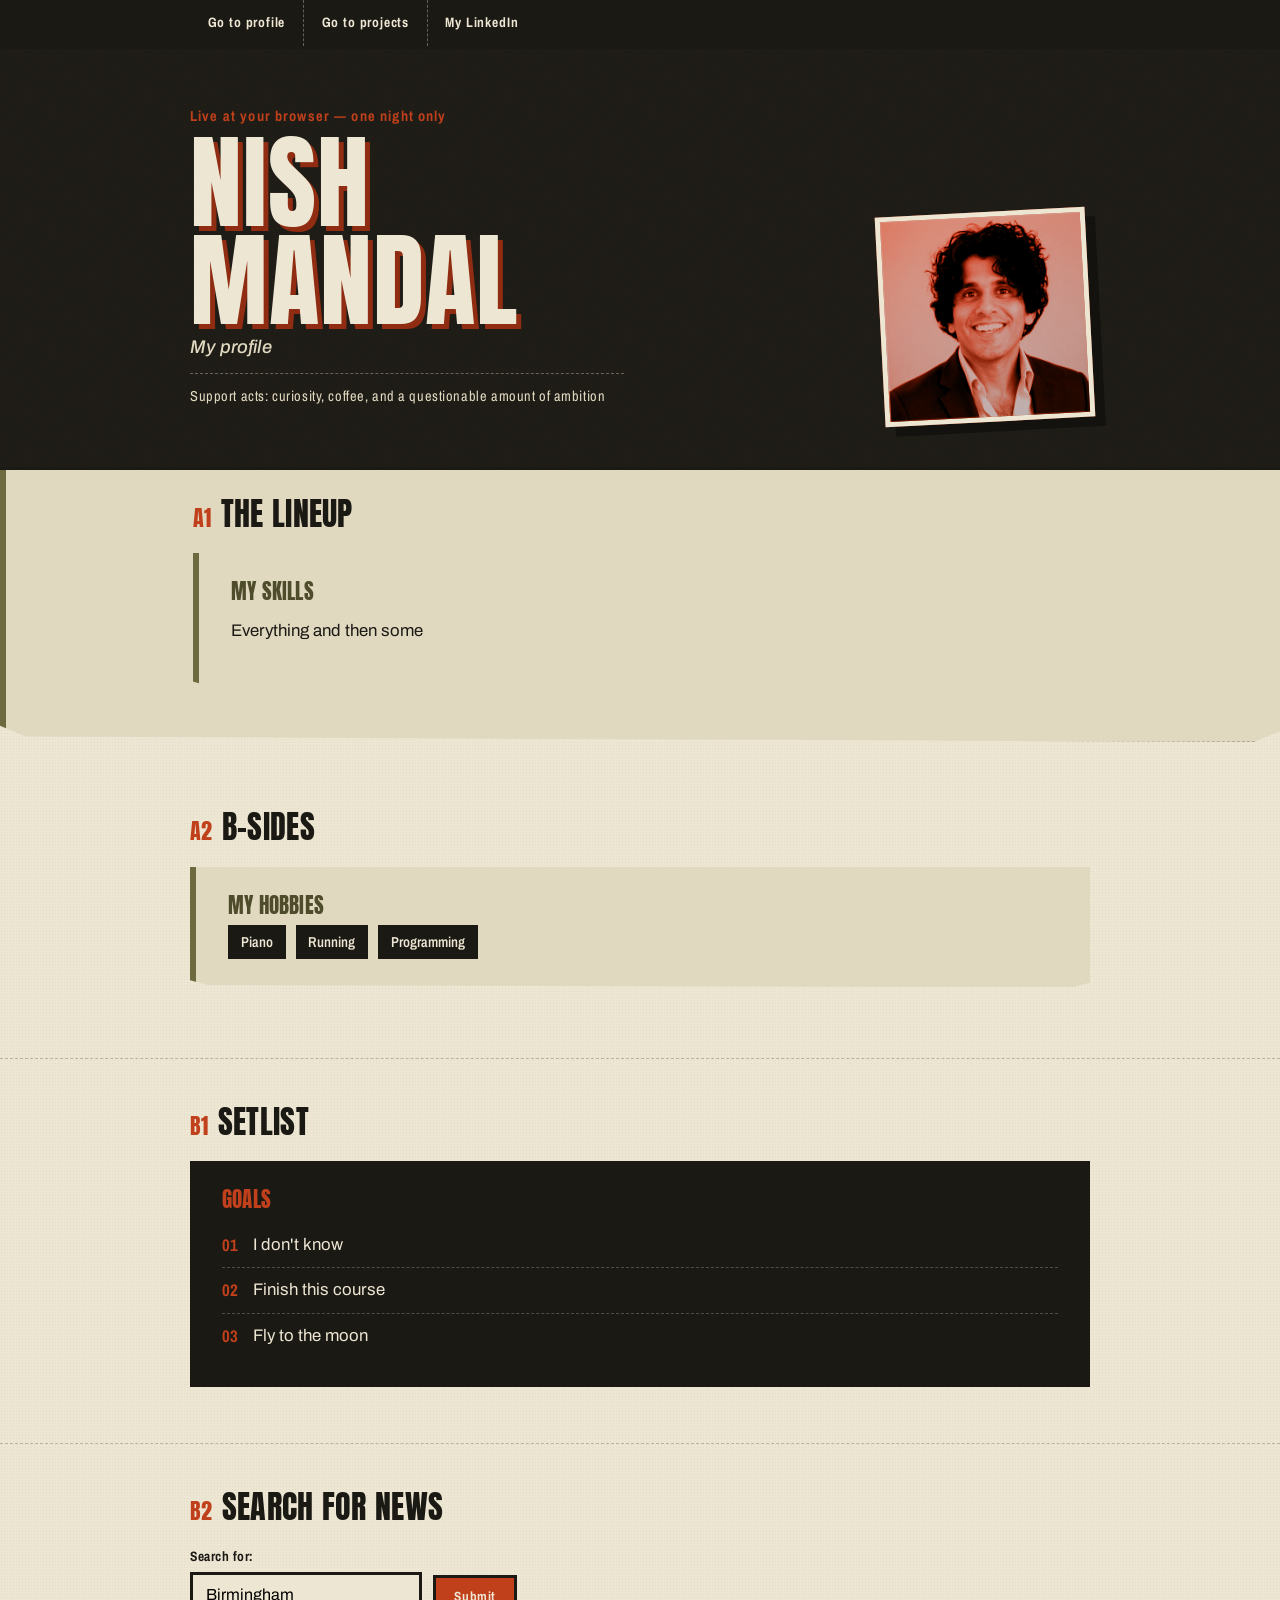
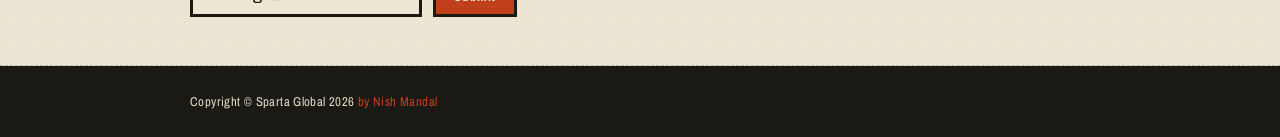
<file: index.html>
<!DOCTYPE html>
<html lang="en">

<head>
    <meta charset="UTF-8">
    <meta name="viewport" content="width=device-width, initial-scale=1.0">
    <meta name="author" content="Nish Mandal">
    <meta name="description" content="This is an amazing web page">
    <title>My Profile</title>
    <link href="profileStyle.css" rel="stylesheet">
</head>

<body>
    <nav>
        <ul>
            <li><a href="index.html">Go to profile</a></li>
            <li><a href="projects.html">Go to projects</a></li>
            <li><a href="https://www.linkedin.com/" target="_blank">My LinkedIn</a></li>
        </ul>
    </nav>

    <header>
        <div class="container">
            <div>
                <p class="kicker">Live at your browser &mdash; one night only</p>
                <h1>Nish<br>Mandal</h1>
                <h2>My profile</h2>
                <p class="venue-line">Support acts: curiosity, coffee, and a questionable amount of ambition</p>
            </div>
            <div class="portrait">
                <img alt="profile-pic" src="images/profile-pic.jpg">
            </div>
        </div>
    </header>

    <section class="box-1">
        <div class="container">
            <div class="section-head">
                <span class="num">A1</span>
                <h3>The Lineup</h3>
            </div>
            <div class="box-1">
                <h4>My Skills</h4>
                <p>Everything and then some</p>
            </div>
        </div>
    </section>

    <section>
        <div class="container">
            <div class="section-head">
                <span class="num">A2</span>
                <h3>B-Sides</h3>
            </div>
            <div class="box-1">
                <h4>My Hobbies</h4>
                <ul>
                    <li>Piano</li>
                    <li>Running</li>
                    <li>Programming</li>
                </ul>
            </div>
        </div>
    </section>

    <section>
        <div class="container">
            <div class="section-head">
                <span class="num">B1</span>
                <h3>Setlist</h3>
            </div>
            <div class="box-2">
                <h4>Goals</h4>
                <ol>
                    <li>I don't know</li>
                    <li>Finish this course</li>
                    <li>Fly to the moon</li>
                </ol>
            </div>
        </div>
    </section>

    <section class="request-track">
        <div class="container">
            <div class="section-head">
                <span class="num">B2</span>
                <h3>Search for News</h3>
            </div>
            <form action="https://www.bbc.co.uk/search" methodh="get">
                <div>
                    <label for="mysearch">Search for:</label>
                    <input id="mysearch" name="q" type="text" value="Birmingham">
                </div>
                <input class="button" type="submit" value="Submit">
            </form>
        </div>
    </section>

    <footer>
        <small>Copyright &#169; Sparta Global 2026 <cite>by Nish Mandal</cite></small>
    </footer>
</body>

</html>
</file>
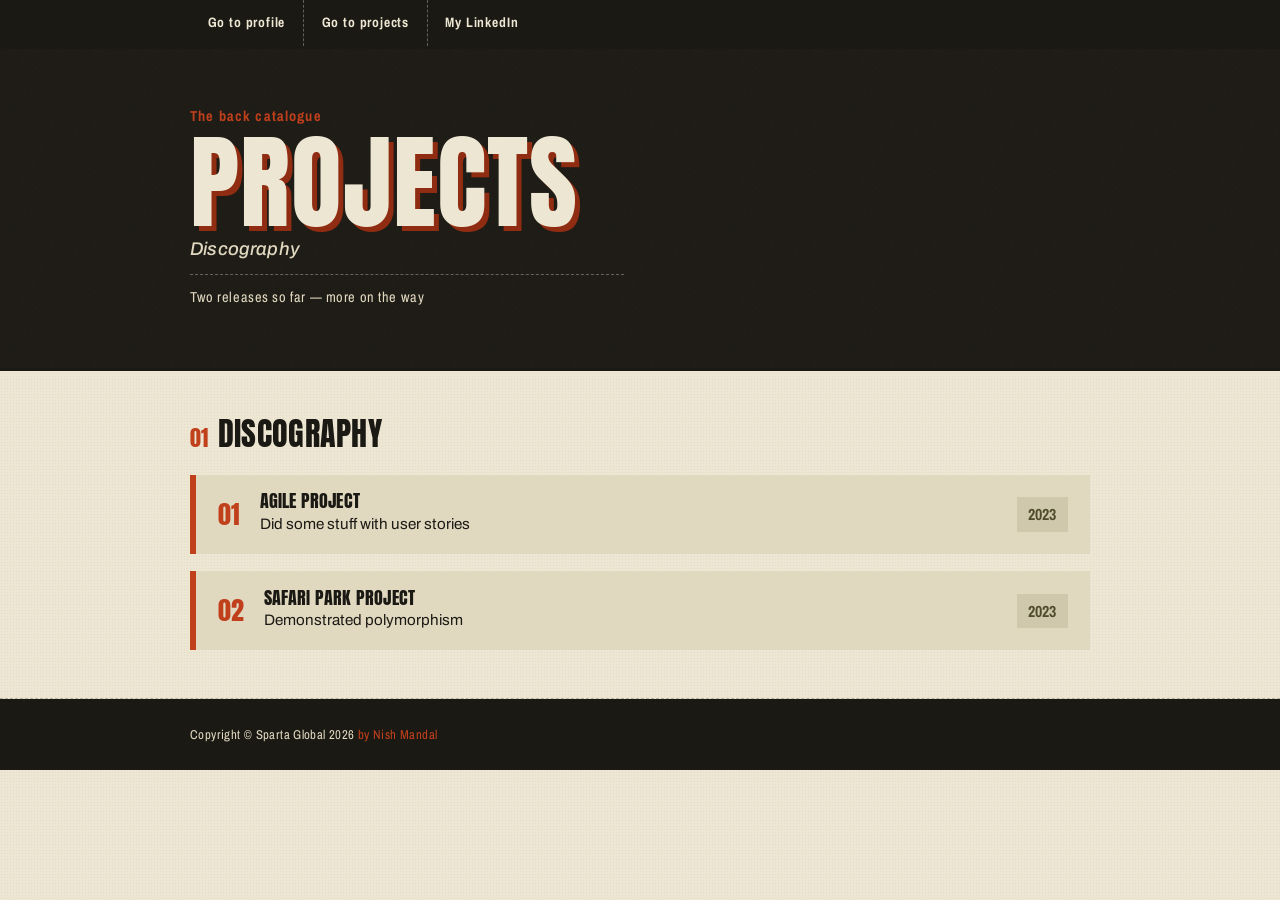
<file: projects.html>
<!DOCTYPE html>
<html lang="en">

<head>
    <meta charset="UTF-8">
    <meta name="author" content="Nish Mandal">
    <title>My projects</title>
    <link href="profileStyle.css" rel="stylesheet">
</head>

<body>
    <nav>
        <ul>
            <li><a href="index.html">Go to profile</a></li>
            <li><a href="projects.html">Go to projects</a></li>
            <li><a href="https://www.linkedin.com/in/peter-bellaby-40b93022b/" target="_blank">My LinkedIn</a></li>
        </ul>
    </nav>

    <header>
        <div class="container">
            <div>
                <p class="kicker">The back catalogue</p>
                <h1>Projects</h1>
                <h2>Discography</h2>
                <p class="venue-line">Two releases so far &mdash; more on the way</p>
            </div>
        </div>
    </header>

    <section>
        <div class="container">
            <div class="section-head">
                <span class="num">01</span>
                <h3>Discography</h3>
            </div>

            <div class="discography">
                <article class="record">
                    <span class="catalog">01</span>
                    <div>
                        <h4>Agile Project</h4>
                        <p>Did some stuff with user stories</p>
                    </div>
                    <span class="year">2023</span>
                </article>

                <article class="record">
                    <span class="catalog">02</span>
                    <div>
                        <h4>Safari Park Project</h4>
                        <p>Demonstrated polymorphism</p>
                    </div>
                    <span class="year">2023</span>
                </article>
            </div>
        </div>
    </section>

    <footer>
        <small>Copyright &#169; Sparta Global 2026 <cite>by Nish Mandal</cite></small>
    </footer>
</body>

</html>
</file>
<file: profileStyle.css>
/* ============================================================
   NISH MANDAL — poster/gig-flyer identity
   Palette: sun-bleached poster paper, ink, rust red, faded olive
   Type: Anton (poster display) + Archivo (body/meta)
   ============================================================ */

@import url('https://fonts.googleapis.com/css2?family=Anton&family=Archivo:ital,wght@0,400;0,500;0,600;0,700;0,900;1,500&family=Archivo+Narrow:wght@500;600;700&display=swap');

:root{
    --paper: #EDE6D3;
    --paper-dim: #E1D8C0;
    --ink: #1B1914;
    --rust: #C1401C;
    --rust-dark: #8F2C11;
    --olive: #6E6A3F;
    --olive-dark: #4F4C2C;
    --denim: #3E5164;

    --font-display: 'Anton', 'Archivo Narrow', sans-serif;
    --font-body: 'Archivo', Helvetica, Arial, sans-serif;
    --font-meta: 'Archivo Narrow', 'Archivo', sans-serif;

    --edge: 3px solid var(--ink);
}

*{ box-sizing: border-box; }

body{
    margin: 0;
    background-color: var(--paper);
    background-image:
        radial-gradient(rgba(27,25,20,0.05) 1px, transparent 1px);
    background-size: 3px 3px;
    color: var(--ink);
    font-family: var(--font-body);
    font-size: 16px;
    font-weight: 400;
    line-height: 1.55;
}

p{ font-size: 1.05em; max-width: 62ch; }

h1, h2, h3, h4{
    font-family: var(--font-display);
    font-weight: 400;
    letter-spacing: 0.01em;
    line-height: 0.95;
    margin: 0;
}

a{ color: inherit; }

a:focus-visible,
input:focus-visible,
button:focus-visible{
    outline: 3px solid var(--rust);
    outline-offset: 2px;
}

.container{
    width: 88%;
    max-width: 900px;
    margin: auto;
}

/* ---------- NAV : ticket-stub strip ---------- */

nav{
    background: var(--ink);
    border-bottom: var(--edge);
}

nav ul{
    list-style: none;
    display: flex;
    flex-wrap: wrap;
    gap: 0;
    margin: 0;
    padding: 0;
    width: 88%;
    max-width: 900px;
    margin-inline: auto;
}

nav li{ border-right: 1px dashed rgba(237,230,211,0.35); }
nav li:last-child{ border-right: none; }

nav a{
    display: block;
    padding: 0.9em 1.3em;
    color: var(--paper);
    text-decoration: none;
    font-family: var(--font-meta);
    font-weight: 700;
    font-size: 0.85em;
    letter-spacing: 0.06em;
}

nav a:hover{
    background: var(--rust);
    color: var(--paper);
}

/* ---------- HERO : the poster ---------- */

header{
    position: relative;
    overflow: hidden;
    border-bottom: var(--edge);
    background: var(--ink);
    padding: 3.5em 0 2.8em;
}

header .container{
    position: relative;
    display: grid;
    grid-template-columns: 1fr auto;
    align-items: end;
    gap: 1.5em;
}

header::before{
    /* grain */
    content: "";
    position: absolute;
    inset: 0;
    opacity: 0.5;
    mix-blend-mode: overlay;
    background-image: url("data:image/svg+xml,%3Csvg xmlns='http://www.w3.org/2000/svg' width='120' height='120'%3E%3Cfilter id='n'%3E%3CfeTurbulence type='fractalNoise' baseFrequency='0.9' numOctaves='2' stitchTiles='stitch'/%3E%3C/filter%3E%3Crect width='100%25' height='100%25' filter='url(%23n)'/%3E%3C/svg%3E");
    pointer-events: none;
}

.kicker{
    font-family: var(--font-meta);
    font-weight: 700;
    color: var(--rust);
    font-size: 0.9em;
    letter-spacing: 0.08em;
    margin: 0 0 0.4em;
}

header h1{
    color: var(--paper);
    font-size: clamp(3.2em, 12vw, 6.5em);
    text-transform: uppercase;
    text-shadow: 5px 5px 0 var(--rust-dark);
}

header h2{
    font-family: var(--font-body);
    font-style: italic;
    font-weight: 500;
    color: var(--paper-dim);
    font-size: 1.15em;
    margin-top: 0.5em;
}

header .venue-line{
    font-family: var(--font-meta);
    color: var(--paper-dim);
    font-size: 0.9em;
    letter-spacing: 0.04em;
    margin-top: 1.1em;
    border-top: 1px dashed rgba(237,230,211,0.35);
    padding-top: 0.8em;
}

.portrait{
    position: relative;
    width: clamp(140px, 26vw, 210px);
    aspect-ratio: 1 / 1;
    border: 5px solid var(--paper);
    background: var(--rust);
    transform: rotate(-3deg);
    box-shadow: 10px 10px 0 rgba(0,0,0,0.35);
}

.portrait img{
    display: block;
    width: 100%;
    height: 100%;
    object-fit: cover;
    filter: grayscale(1) contrast(1.25) brightness(0.95);
    mix-blend-mode: luminosity;
}

.portrait::after{
    content: "";
    position: absolute;
    inset: 0;
    background: linear-gradient(160deg, rgba(193,64,28,0.55), rgba(62,81,100,0.35));
    mix-blend-mode: multiply;
}

/* ---------- SECTIONS ---------- */

section{
    padding: 3em 0;
    border-bottom: 1px dashed rgba(27,25,20,0.25);
}

.section-head{
    display: flex;
    align-items: baseline;
    gap: 0.6em;
    margin-bottom: 1.1em;
}

.section-head .num{
    font-family: var(--font-display);
    color: var(--rust);
    font-size: 1.4em;
}

h3{
    font-size: 2em;
    text-transform: uppercase;
}

h4{
    font-size: 1.3em;
    text-transform: uppercase;
    color: var(--olive-dark);
}

/* box-1 : the lineup / skills — torn stage-poster card */
.box-1{
    background-color: var(--paper-dim);
    padding: 1.8em 2em;
    border-left: 6px solid var(--olive);
    margin-bottom: 1.4em;
    clip-path: polygon(0 0, 100% 0, 100% 96%, 98% 100%, 2% 98%, 0 94%);
}

.box-1 ul{
    list-style: none;
    margin: 0.6em 0 0;
    padding: 0;
    display: flex;
    flex-wrap: wrap;
    gap: 0.6em;
}

.box-1 li{
    font-family: var(--font-meta);
    font-weight: 600;
    background: var(--ink);
    color: var(--paper);
    padding: 0.4em 0.9em;
    font-size: 0.9em;
}

/* box-2 : setlist / goals */
.box-2{
    background-color: var(--ink);
    color: var(--paper);
    padding: 1.8em 2em;
    margin: 0 0 0.5em;
}

.box-2 h4{ color: var(--rust); }

.box-2 ol{
    counter-reset: track;
    list-style: none;
    margin: 0.8em 0 0;
    padding: 0;
}

.box-2 li{
    counter-increment: track;
    display: flex;
    gap: 0.9em;
    padding: 0.55em 0;
    border-top: 1px dashed rgba(237,230,211,0.25);
    font-size: 1.05em;
}

.box-2 li:first-child{ border-top: none; }

.box-2 li::before{
    content: counter(track, decimal-leading-zero);
    font-family: var(--font-meta);
    font-weight: 700;
    color: var(--rust);
    min-width: 2ch;
}

/* ---------- search : "request a track" ---------- */

.request-track form{
    display: flex;
    flex-wrap: wrap;
    gap: 0.7em;
    align-items: flex-end;
    margin-top: 0.8em;
}

.request-track label{
    display: block;
    font-family: var(--font-meta);
    font-weight: 700;
    letter-spacing: 0.04em;
    margin-bottom: 0.35em;
    font-size: 0.85em;
}

.request-track input[type="text"]{
    flex: 1 1 240px;
    padding: 0.7em 0.8em;
    border: 3px solid var(--ink);
    background: var(--paper);
    font-family: var(--font-body);
    font-size: 1em;
}

.button{
    padding: 0.7em 1.4em;
    border: 3px solid var(--ink);
    background: var(--rust);
    color: var(--paper);
    font-family: var(--font-meta);
    font-weight: 700;
    letter-spacing: 0.04em;
    cursor: pointer;
    transition: transform 0.15s ease;
}

.button:hover{
    background: var(--ink);
    transform: translateY(-2px);
}

/* ---------- footer : backstage pass ---------- */

footer{
    background: var(--ink);
    color: var(--paper-dim);
    padding: 1.6em 0;
}

footer small{
    display: block;
    width: 88%;
    max-width: 900px;
    margin: auto;
    font-family: var(--font-meta);
    font-size: 0.8em;
    letter-spacing: 0.03em;
}

footer cite{ color: var(--rust); font-style: normal; }

/* ---------- discography (projects page) ---------- */

.discography{
    display: grid;
    gap: 1.1em;
    margin-top: 1.2em;
}

.record{
    display: grid;
    grid-template-columns: auto 1fr auto;
    gap: 1.2em;
    align-items: center;
    background: var(--paper-dim);
    border-left: 6px solid var(--rust);
    padding: 1.1em 1.4em;
}

.record .catalog{
    font-family: var(--font-display);
    font-size: 1.6em;
    color: var(--rust);
    min-width: 1.4ch;
}

.record h4{
    color: var(--ink);
    margin-bottom: 0.15em;
    font-size: 1.15em;
}

.record p{
    margin: 0;
    font-size: 0.95em;
}

.record .year{
    font-family: var(--font-meta);
    font-weight: 700;
    color: var(--olive-dark);
    background: rgba(110,106,63,0.15);
    padding: 0.3em 0.7em;
    white-space: nowrap;
}

/* ---------- responsive ---------- */

@media (max-width: 620px){
    header .container{
        grid-template-columns: 1fr;
    }
    .portrait{ order: -1; transform: rotate(-2deg); }
    .record{
        grid-template-columns: auto 1fr;
    }
    .record .year{ grid-column: 2; width: fit-content; }
}

@media (prefers-reduced-motion: reduce){
    .button{ transition: none; }
}
</file>
